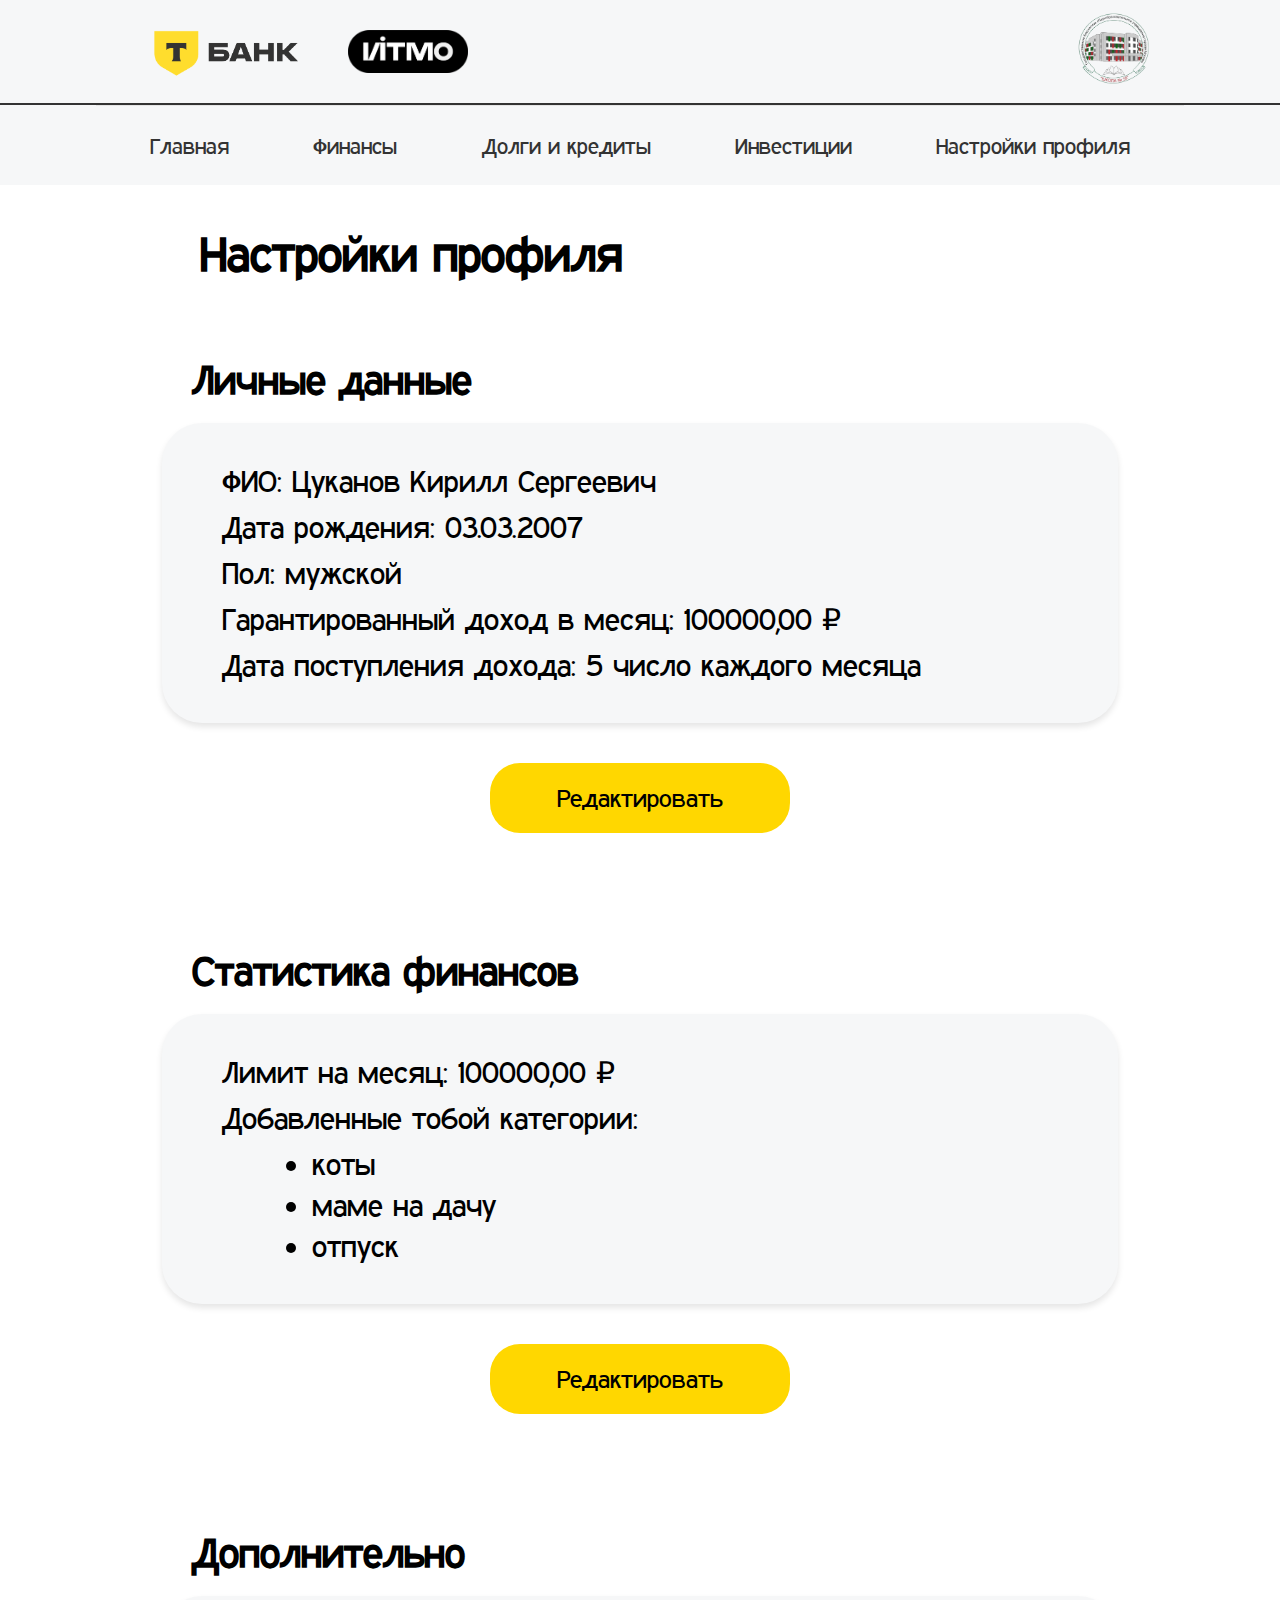
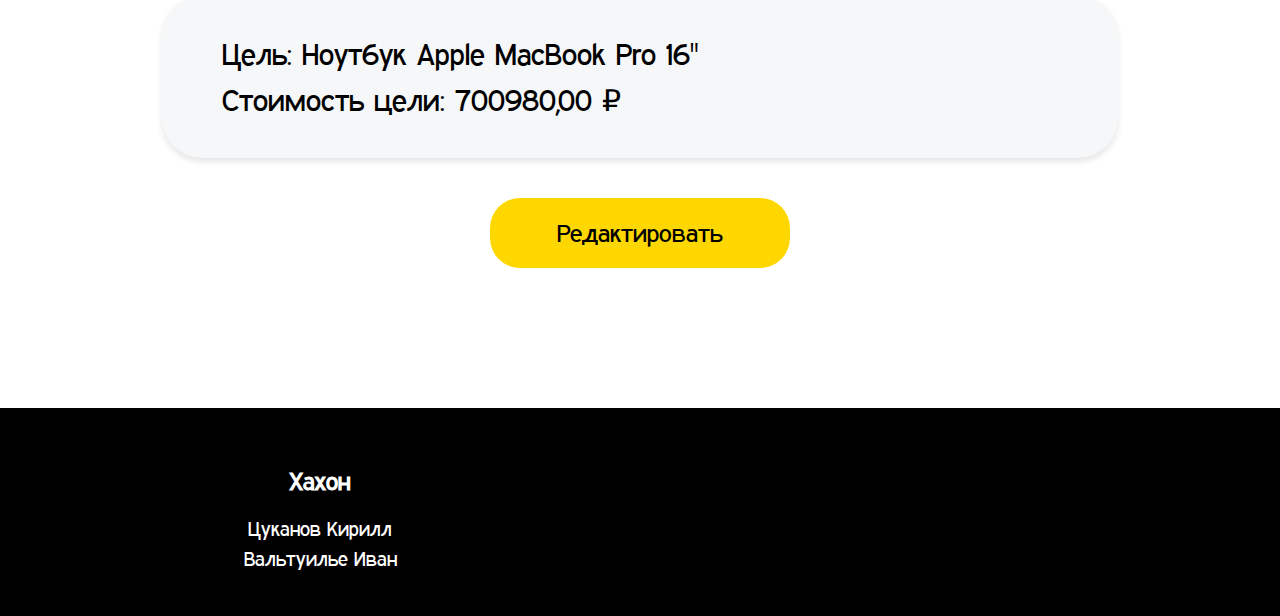
<file: backend/app/static/settings.html>
<!DOCTYPE html>
<html lang="ru">
<head>
    <meta charset="UTF-8">
    <title>Настройки профиля - Саша</title>
    <link rel="stylesheet" href="style_settings.css">
</head>
<body>
    <div class="top-section">
        <div class="header">
            <div class="logos">
                <img src="tbank.png" alt="Банк" class="bank-logo">
                <img src="itmo.png" alt="ЦОЙ" class="tsoy-logo">
            </div>
            <div class="certificates">
                <img src="58sch.png" alt="Сертификат 1" class="cert-logo">
            </div>
        </div>
        <div class="top-line"></div>
        <nav class="nav-container">
            <ul class="nav-menu">
                <li><a href="index.html">Главная</a></li>
                <li><a href="finance.html">Финансы</a></li>
                <li><a href="credits.html">Долги и кредиты</a></li>
                <li><a href="invest.html">Инвестиции</a></li>
                <li><a href="settings.html">Настройки профиля</a></li>
            </ul>
        </nav>
    </div>

    <h1 class="settings-header">Настройки профиля</h1>
    
    <div id="settings-section" class="settings-section">
        <h2>Личные данные</h2>
        <div class="info-card">
            <p>ФИО: Цуканов Кирилл Сергеевич</p>
            <p>Дата рождения: 03.03.2007</p>
            <p>Пол: мужской</p>
            <p>Гарантированный доход в месяц: 100000,00 ₽</p>
            <p>Дата поступления дохода: 5 число каждого месяца</p>
        </div>
        <button id="edit-button" class="edit-button">Редактировать</button>
        <div class="modal">
            <div class="modal-content">
                <h2>Личные данные</h2>
                <p>Введите данные, которые хотите изменить</p>
                
                <input type="text" placeholder="ФИО">
                <select>
                    <option value="" disabled selected>Пол</option>
                    <option value="male">Мужской</option>
                    <option value="female">Женский</option>
                </select>
                <input type="date" placeholder="Дата рождения">
                <input type="number" placeholder="Заработок в месяц">
                <input type="number" placeholder="Число получения дохода">
                
                <button class="edit-btn">Редактировать</button>
            </div>
        </div>
        
        <script>
            const editButton = document.getElementById('edit-button');
            const modal = document.querySelector('.modal');
        
            editButton.addEventListener('click', () => {
                modal.style.display = 'block';
            });
        
            window.addEventListener('click', (event) => {
                if (event.target === modal) {
                    modal.style.display = 'none';
                }
            });
        </script>
    </div>

    <div id="statistics-section" class="settings-section">
        <h2>Статистика финансов</h2>
        <div class="info-card">
            <p>Лимит на месяц: 100000,00 ₽</p>
            <p>Добавленные тобой категории:</p>
            <ul>
                <li>коты</li>
                <li>маме на дачу</li>
                <li>отпуск</li>
            </ul>
        </div>
        <button id="edit-button1" class="edit-button">Редактировать</button>
        <div class="modal1">
            <div class="modal-content">
                <h2>Статистика финансов</h2>
                <p>Введите данные, которые хотите изменить</p>
                <input type="text" placeholder="Лимит на месяц">
                <button class="edit-btn">Добавить категорию</button>
                <button class="edit-btn">Редактировать</button>
            </div>
        </div>
        
        <script>
            const editButton1 = document.getElementById('edit-button1');
            const modal1 = document.querySelector('.modal1');
        
            editButton1.addEventListener('click', () => {
                modal1.style.display = 'block';
            });
        
            window.addEventListener('click', (event) => {
                if (event.target === modal1) {
                    modal1.style.display = 'none';
                }
            });
        </script>
    </div>

    <div id="additional-section" class="settings-section">
        <h2>Дополнительно</h2>
        <div class="info-card">
            <p>Цель: Ноутбук Apple MacBook Pro 16"</p>
            <p>Стоимость цели: 700980,00 ₽</p>
        </div>
        <button id="edit-button2" class="edit-button">Редактировать</button>
        <div class="modal2">
            <div class="modal-content">
                <h2>Дополнительно</h2>
                <p>Введите данные, которые хотите изменить</p>
                
                <input type="text" placeholder="Цель">
                <input type="number" placeholder="Стоимость цели">
                <button class="edit-btn">Загрузить фото цели</button>
                
                <button class="edit-btn">Редактировать</button>
            </div>
        </div>
        
        <script>
            const editButton2 = document.getElementById('edit-button2');
            const modal2 = document.querySelector('.modal2');
        
            editButton2.addEventListener('click', () => {
                modal2.style.display = 'block';
            });
        
            window.addEventListener('click', (event) => {
                if (event.target === modal2) {
                    modal2.style.display = 'none';
                }
            });
        </script>
    </div>

    <div class="footer">
        <div class="footer-content">
            <h2>Хахон</h2>
            <a href="https://t.me/kirungryaaa"><p class="author">Цуканов Кирилл</p></a>
            <a href="https://t.me/ivaxaxaxa"><p class="author">Вальтуилье Иван</p></a>
        </div>
    </div>
</body>
</html>
</file>
<file: backend/app/static/style_settings.css>
@font-face {
    font-family: Mont;
    src: url("expresswayfree.ttf");
}

body {
    font-family: 'Mont', sans-serif;
    width: 100%;
    margin: 0;
    min-height: 100vh;
    display: flex;
    flex-direction: column;
}

.top-section {
    background: #F6F7F8;
    padding-bottom: 13px;
}
.header {
    width: 80%;
    margin: 0 auto;
    display: flex;
    justify-content: space-between;
    align-items: center;
    padding: 12px 0;
}
.logos { display: flex; align-items: center; gap: 20px; }
.bank-logo { width: 200px; height: auto; }
.tsoy-logo { width: 120px; height: auto; }
.cert-logo { width: 75px; height: auto; margin-left: 10px; }
.nav-container {
    width: 85%;
    margin: 0 auto;
    padding: 12px 0;
    border-top: 1px solid #E5E5E5;
}
.top-line {
    width: 100%;
    border: 0.5px solid #333333;
    margin: 0 auto;
}
.nav-menu {
    display: flex;
    justify-content: space-between;
    list-style: none;
    padding: 0;
    margin: 0;
    width: 90%;
    margin-left: auto;
    margin-right: auto;
    margin-top: 15px;
}
.nav-menu a {
    text-decoration: none;
    color: #333333;
    font-size: 22px;
    font-family: Mont;
}

.settings-header {
    font-size: 48px;
    margin: 40px 0 0 200px;
}

.settings-section {
    width: 70%;
    margin: 40px auto;
    display: flex;
    flex-direction: column;
    align-items: center;
}

.settings-section h2 {
    font-size: 40px;
    margin-bottom: 20px;
    align-self: flex-start;
}

.info-card {
    background: #F6F7F8;
    box-shadow: 0 4px 6px rgba(0, 0, 0, 0.1);
    padding: 30px;
    border-radius: 40px;
    width: 100%;
    margin-bottom: 20px;
}

.info-card p {
    font-size: 30px;
    margin: 10px 0;
    margin-left: 30px;
}

.info-card ul {
    padding-left: 20px;
    margin: 10px 0;
}

.info-card li {
    font-size: 30px;
    margin: 5px 0;
    margin-left: 100px;
}

.edit-button {
    background: #FFD700;
    border: none;
    padding: 15px 40px;
    border-radius: 30px;
    cursor: pointer;
    font-size: 25px;
    font-family: 'Mont', sans-serif;
    width: 300px;
    height: 70px;
    margin-top: 20px;
}

.footer {
    margin-top: 100px;
    background: black;
    padding: 40px;
    color: white;
}

.footer-content {
    text-align: center;
    width: 30%;
    margin-left: 100px;
}

.author {
    font-size: 20px;
    margin: 5px 0;
}

.footer-content a {
    text-decoration: none;
    color: white;
}

/* CSS */
.modal, .modal1, .modal2 {
    display: none;
    position: fixed;
    top: 0;
    left: 0;
    width: 100%;
    height: 100%;
    background: rgba(0, 0, 0, 0.5);
}

.modal-content {
    background: white;
    padding: 40px;
    border-radius: 20px;
    width: 400px;
    margin: 100px auto;
}

input, select {
    width: 100%;
    padding: 12px;
    margin: 10px 0;
    border: 1px solid #ddd;
    border-radius: 8px;
}

.edit-btn {
    width: 100%;
    padding: 15px;
    background: #FFD700;
    border: none;
    border-radius: 8px;
    cursor: pointer;
    margin-top: 20px;
}
</file>
